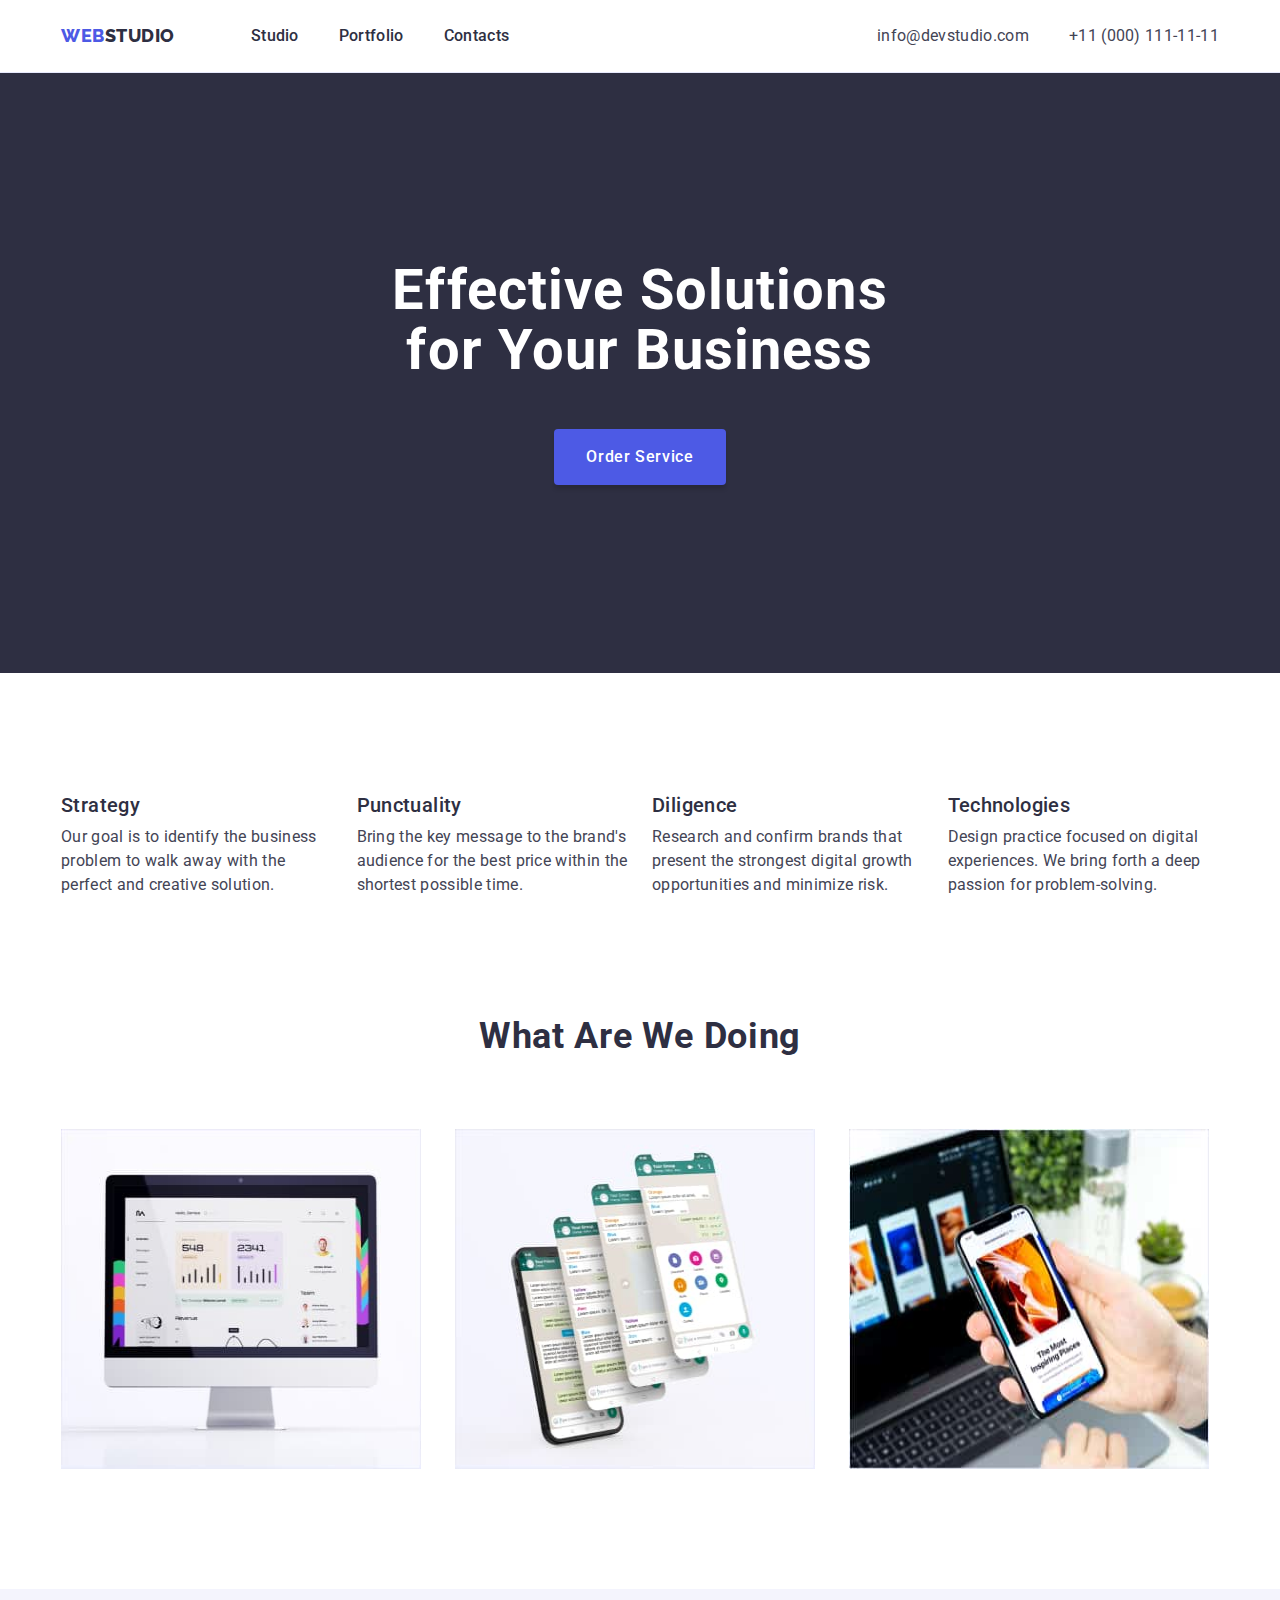
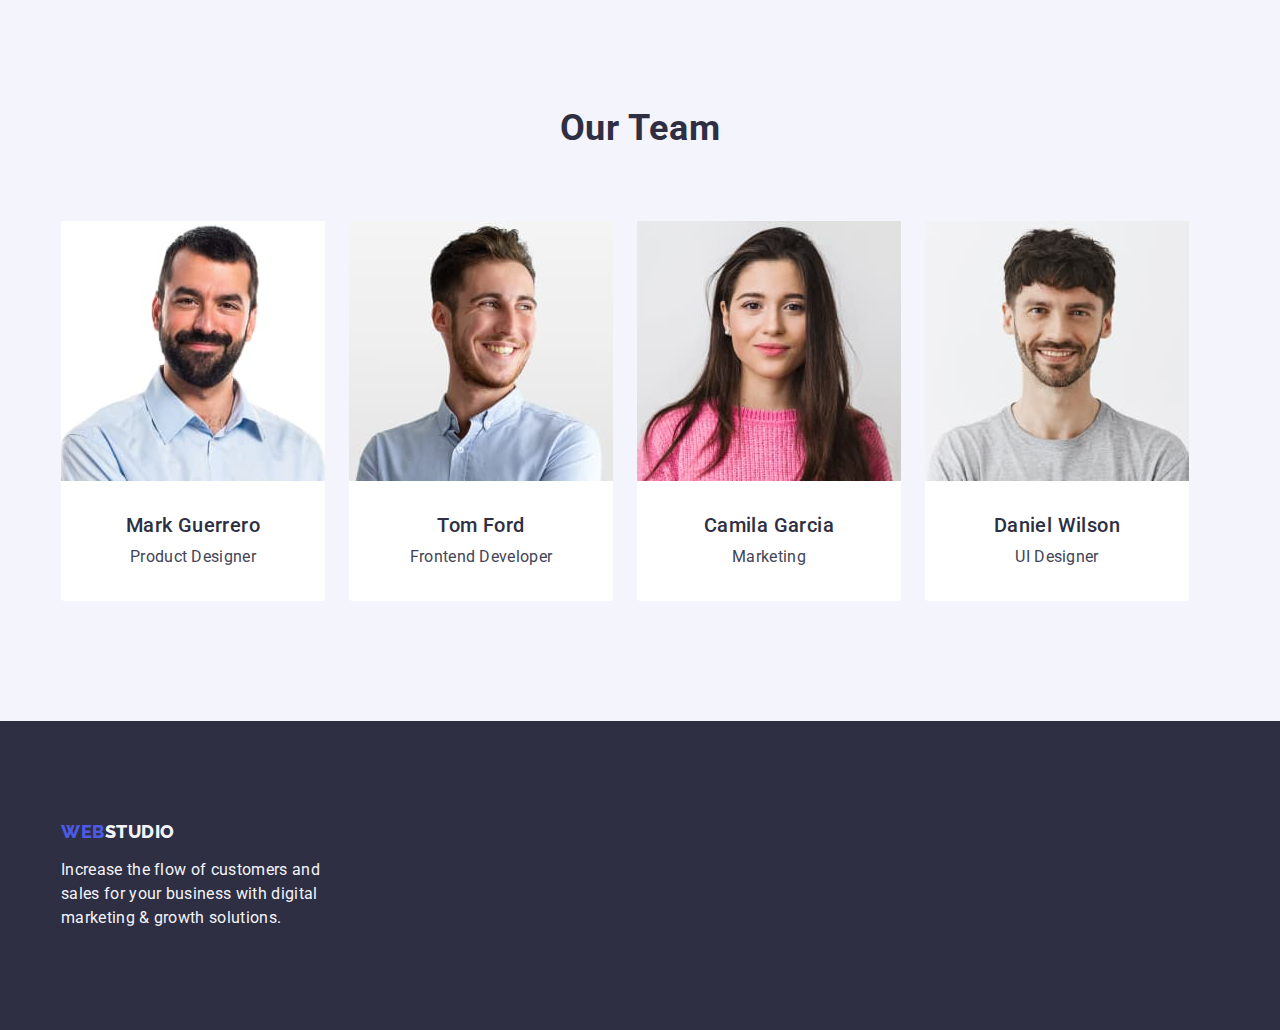
<file: index.html>
<!DOCTYPE html>
<html lang="en">
  <head>
    <meta charset="UTF-8" />
    <meta name="viewport" content="width=device-width, initial-scale=1.0" />
    <title>Studio</title>
    <link rel="preconnect" href="https://fonts.googleapis.com" />
    <link rel="preconnect" href="https://fonts.gstatic.com" crossorigin />
    <link
      href="https://fonts.googleapis.com/css2?family=Raleway:wght@800&family=Roboto:wght@400;500;700;900&display=swap"
      rel="stylesheet"
    />
    <link
      rel="stylesheet"
      href="https://cdnjs.cloudflare.com/ajax/libs/modern-normalize/2.0.0/modern-normalize.min.css"
      integrity="sha512-4xo8blKMVCiXpTaLzQSLSw3KFOVPWhm/TRtuPVc4WG6kUgjH6J03IBuG7JZPkcWMxJ5huwaBpOpnwYElP/m6wg=="
      crossorigin="anonymous"
      referrerpolicy="no-referrer"
    />
    <link rel="stylesheet" href="./css/stylis.css" />
  </head>

  <body>
    <header class="header">
      <div class="container header-container">
        <nav class="header-navigation">
          <a class="header-logo link" href="./index.html"
            >Web<span class="header-logo-color">Studio</span></a
          >
          <ul class="header-menu-list list">
            <li class="header-menu-item">
              <a class="header-menu-link link" href="./index.html">Studio</a>
            </li>
            <li class="header-menu-item">
              <a class="header-menu-link link" href="./portfolio.html"
                >Portfolio</a
              >
            </li>
            <li class="header-menu-item">
              <a class="header-menu-link link" href="">Contacts</a>
            </li>
          </ul>
        </nav>
        <address class="header-address">
          <ul class="header-soc-list list">
            <li class="header-soc-item">
              <a href="mailto:info@devstudio.com" class="header-soc-link link"
                >info@devstudio.com</a
              >
            </li>
            <li class="header-soc-item">
              <a href="tel:+110001111111" class="header-soc-link link"
                >+11 (000) 111-11-11</a
              >
            </li>
          </ul>
        </address>
      </div>
    </header>

    <main>
      <section class="heder">
        <div class="container">
          <h1 class="heder-title">Effective Solutions for Your Business</h1>
          <button type="button" class="heder-btn">Order Service</button>
        </div>
      </section>

      <section class="advantages">
        <div class="container">
          <h2 class="visually-hidden">Advantages</h2>
          <ul class="advantages-list list">
            <li class="advantages-item">
              <h3 class="advantages-sub-title">Strategy</h3>
              <p class="advantages-item-text">
                Our goal is to identify the business problem to walk away with
                the perfect and creative solution.
              </p>
            </li>
            <li class="advantages-item">
              <h3 class="advantages-sub-title">Punctuality</h3>
              <p class="advantages-item-text">
                Bring the key message to the brand's audience for the best price
                within the shortest possible time.
              </p>
            </li>
            <li class="advantages-item">
              <h3 class="advantages-sub-title">Diligence</h3>
              <p class="advantages-item-text">
                Research and confirm brands that present the strongest digital
                growth opportunities and minimize risk.
              </p>
            </li>
            <li class="advantages-item">
              <h3 class="advantages-sub-title">Technologies</h3>
              <p class="advantages-item-text">
                Design practice focused on digital experiences. We bring forth a
                deep passion for problem-solving.
              </p>
            </li>
          </ul>
        </div>
      </section>

      <section class="boing">
        <div class="container">
          <h2 class="boing-title">What are we doing</h2>
          <ul class="boing-list list">
            <li class="boing-item">
              <img src="./images/img-1.jpg" alt="/" width="360" height="340" />
            </li>
            <li class="boing-item">
              <img src="./images/img-2.jpg" alt="/" width="360" height="340" />
            </li>
            <li class="boing-item">
              <img src="./images/img-3.jpg" alt="/" width="360" height="340" />
            </li>
          </ul>
        </div>
      </section>

      <section class="team">
        <div class="container">
          <h2 class="team-title">Our Team</h2>
          <ul class="team-list list">
            <li class="team-item">
              <img
                src="./images/team-img-1.jpg"
                alt="Mark Guerrero"
                width="264"
                height="260"
              />
              <div class="team-list-section">
                <h3 class="team-our-title">Mark Guerrero</h3>
                <p class="team-item-text">Product Designer</p>
              </div>
            </li>
            <li class="team-item">
              <img
                class="team-pic"
                src="./images/team-img-2.jpg"
                alt="Tom Ford"
                width="264"
                height="260"
              />
              <div class="team-list-section">
                <h3 class="team-our-title">Tom Ford</h3>
                <p class="team-item-text">Frontend Developer</p>
              </div>
            </li>
            <li class="team-item">
              <img
                class="team-pic"
                src="./images/team-img-3.jpg"
                alt="Camila Garcia"
                width="264"
                height="260"
              />
              <div class="team-list-section">
                <h3 class="team-our-title">Camila Garcia</h3>
                <p class="team-item-text">Marketing</p>
              </div>
            </li>
            <li class="team-item">
              <img
                class="team-pic"
                src="./images/team-img-4.jpg"
                alt="Daniel Wilson"
                width="264"
                height="260"
              />
              <div class="team-list-section">
                <h3 class="team-our-title">Daniel Wilson</h3>
                <p class="team-item-text">UI Designer</p>
              </div>
            </li>
          </ul>
        </div>
      </section>
    </main>

    <footer class="footer">
      <div class="container">
        <a class="footer-logo-color link" href="./index.html"
          >Web<span class="footer-logo">Studio</span></a
        >
        <p class="footer-item-text">
          Increase the flow of customers and sales for your business with
          digital marketing & growth solutions.
        </p>
      </div>
    </footer>
  </body>
</html>
</file>
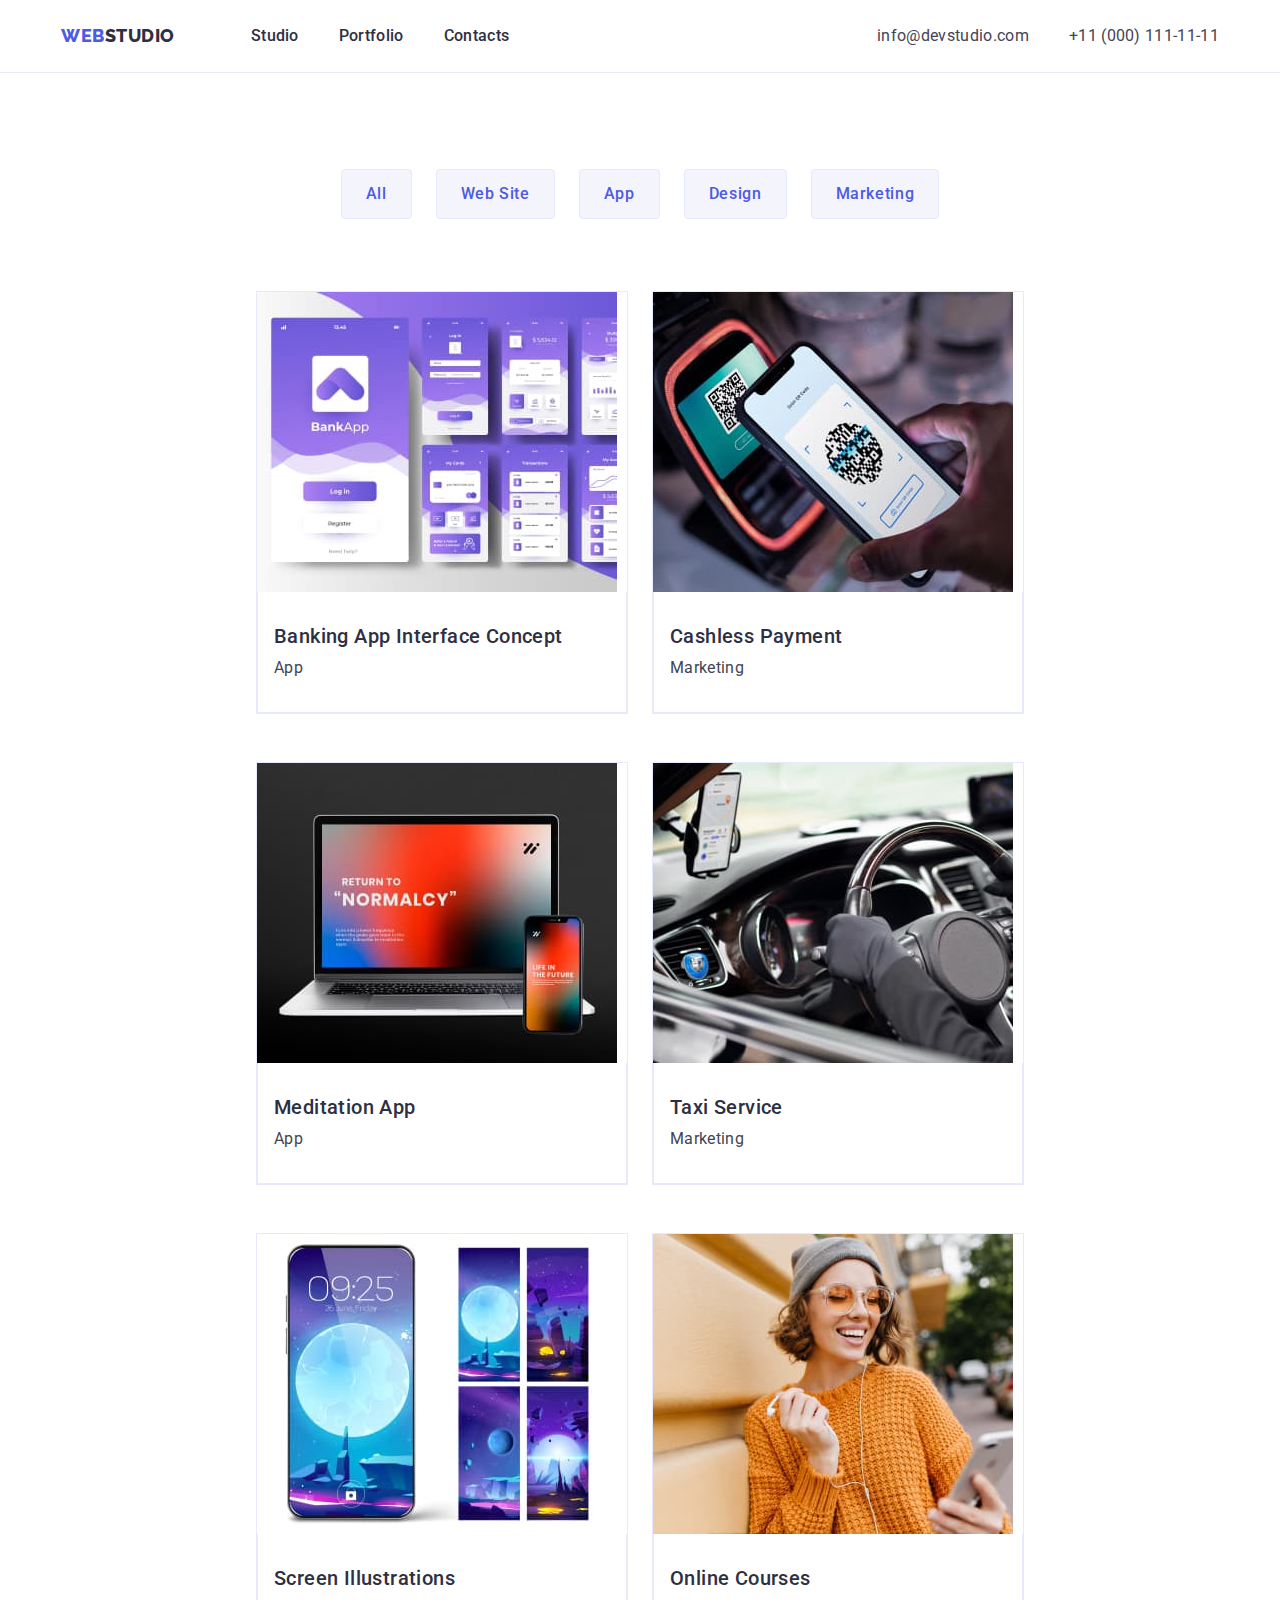
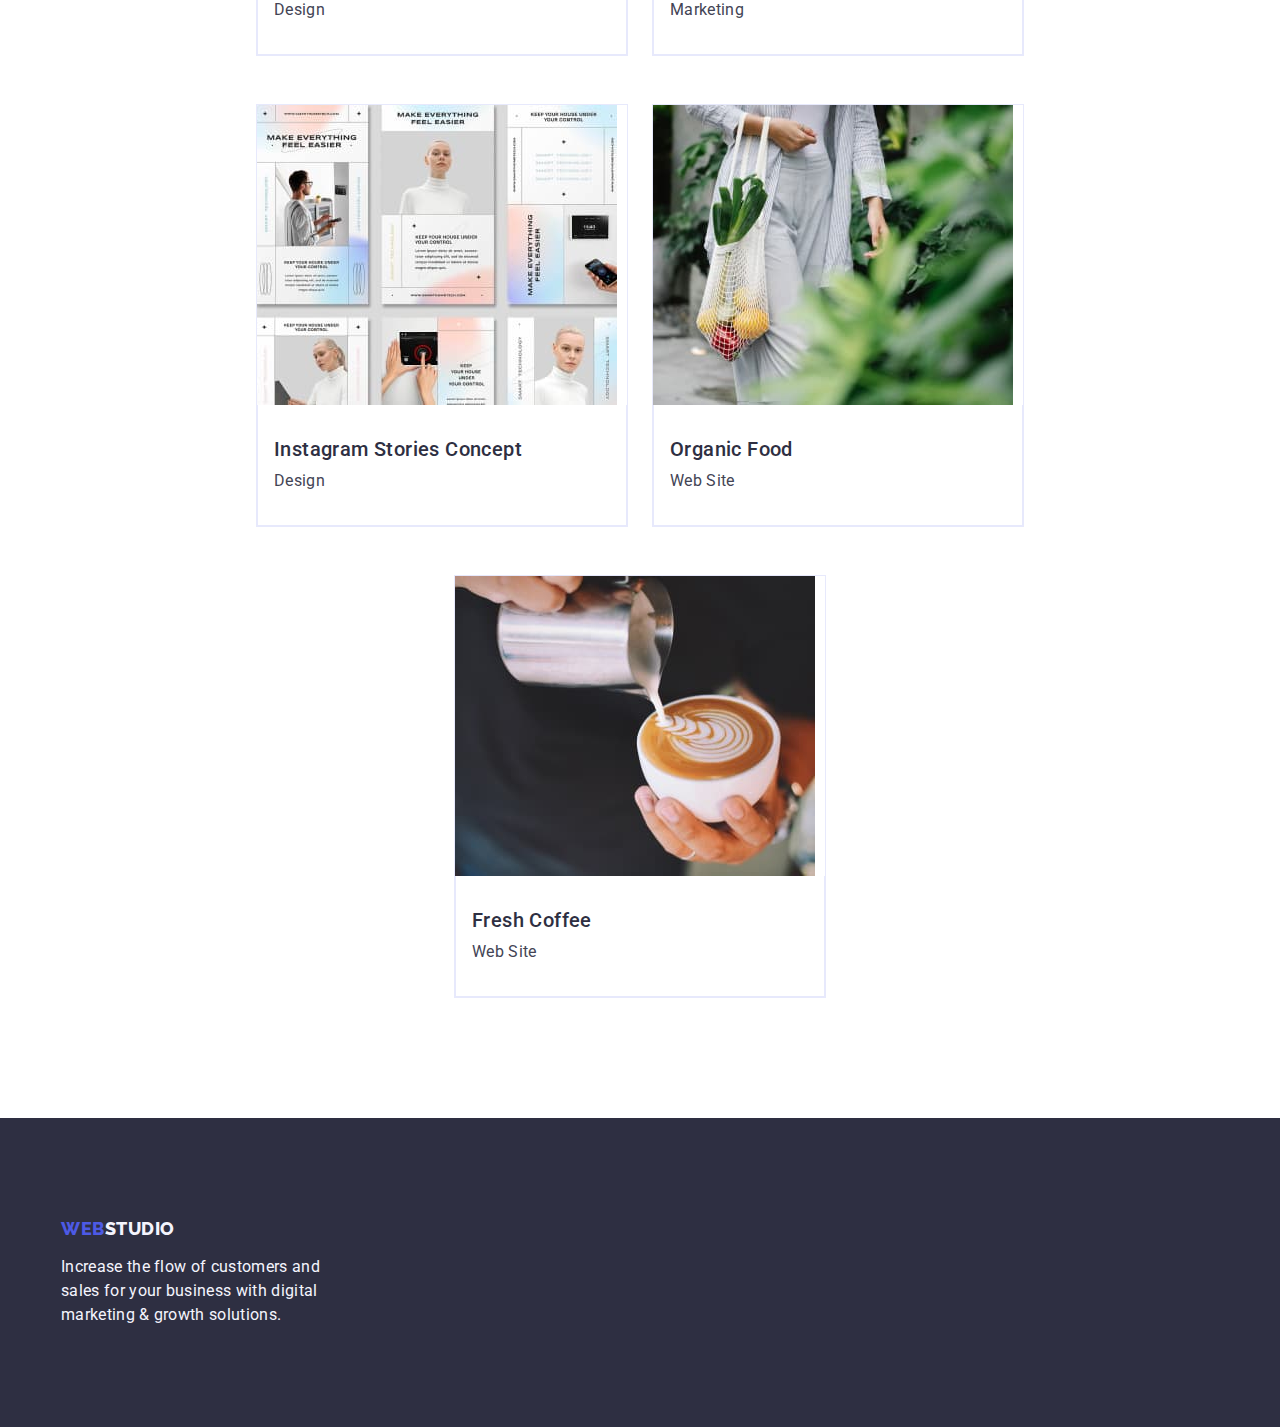
<file: portfolio.html>
<!DOCTYPE html>
<html lang="en">
  <head>
    <meta charset="UTF-8" />
    <meta name="viewport" content="width=device-width, initial-scale=1.0" />
    <title>Portfolio</title>
    <link rel="preconnect" href="https://fonts.googleapis.com" />
    <link rel="preconnect" href="https://fonts.gstatic.com" crossorigin />
    <link
      href="https://fonts.googleapis.com/css2?family=Raleway:wght@800&family=Roboto:wght@400;500;700;900&display=swap"
      rel="stylesheet"
    />
    <link
      rel="stylesheet"
      href="https://cdnjs.cloudflare.com/ajax/libs/modern-normalize/2.0.0/modern-normalize.min.css"
      integrity="sha512-4xo8blKMVCiXpTaLzQSLSw3KFOVPWhm/TRtuPVc4WG6kUgjH6J03IBuG7JZPkcWMxJ5huwaBpOpnwYElP/m6wg=="
      crossorigin="anonymous"
      referrerpolicy="no-referrer"
    />
    <link rel="stylesheet" type="text/css" href="./css/stylis.css" />
  </head>
  <body>
    <header class="header">
      <div class="container header-container">
        <nav class="header-navigation">
          <a class="header-logo link" href="./index.html"
            >Web<span class="header-logo-color">Studio</span></a
          >
          <ul class="header-menu-list list">
            <li class="header-menu-item">
              <a class="header-menu-link link" href="./index.html">Studio</a>
            </li>
            <li class="header-menu-item">
              <a class="header-menu-link link" href="./portfolio.html"
                >Portfolio</a
              >
            </li>
            <li class="header-menu-item">
              <a class="header-menu-link link" href="">Contacts</a>
            </li>
          </ul>
        </nav>
        <address class="header-address">
          <ul class="header-soc-list list">
            <li class="header-soc-item">
              <a href="mailto:info@devstudio.com" class="header-soc-link link"
                >info@devstudio.com</a
              >
            </li>
            <li class="header-soc-item">
              <a href="tel:+110001111111" class="header-soc-link link"
                >+11 (000) 111-11-11</a
              >
            </li>
          </ul>
        </address>
      </div>
    </header>

    <main>
      <section class="galery-btn">
        <div class="container">
          <h1 class="visually-hidden">Project</h1>
          <ul class="galery-btn-link list">
            <li class="galery-btn-item">
              <button type="button" class="btn-item">All</button>
            </li>
            <li class="galery-btn-item">
              <button type="button" class="btn-item">Web Site</button>
            </li>
            <li class="galery-btn-item">
              <button type="button" class="btn-item">App</button>
            </li>
            <li class="galery-btn-item">
              <button type="button" class="btn-item">Design</button>
            </li>
            <li class="galery-btn-item">
              <button type="button" class="btn-item">Marketing</button>
            </li>
          </ul>
          <ul class="galery-list list">
            <li class="galery-list-item">
              <a class="galery-title link" href="#"
                ><img
                  src="./images/project-img1.jpg"
                  alt="Banking"
                  width="360"
                  height="300"
                />
                <div class="galery-title-link">
                  <h2 class="section-galery-title">
                    Banking App Interface Concept
                  </h2>
                  <p class="section-galery-text">App</p>
                </div>
              </a>
            </li>
            <li class="galery-list-item">
              <a class="galery-title link" href="#"
                ><img
                  src="./images/project-img2.jpg"
                  alt="Cashless"
                  width="360"
                  height="300"
                />
                <div class="galery-title-link">
                  <h2 class="section-galery-title">Cashless Payment</h2>
                  <p class="section-galery-text">Marketing</p>
                </div>
              </a>
            </li>
            <li class="galery-list-item">
              <a class="galery-title link" href="#"
                ><img
                  src="./images/project-img3.jpg"
                  alt="Meditaion"
                  width="360"
                  height="300"
                />
                <div class="galery-title-link">
                  <h2 class="section-galery-title">Meditation App</h2>
                  <p class="section-galery-text">App</p>
                </div>
              </a>
            </li>
            <li class="galery-list-item">
              <a class="galery-title link" href="#"
                ><img
                  src="./images/project-img4.jpg"
                  alt="Taxi"
                  width="360"
                  height="300"
                />
                <div class="galery-title-link">
                  <h2 class="section-galery-title">Taxi Service</h2>
                  <p class="section-galery-text">Marketing</p>
                </div>
              </a>
            </li>
            <li class="galery-list-item">
              <a class="galery-title link" href="#"
                ><img
                  src="./images/project-img5.jpg"
                  alt="Screen "
                  width="360"
                  height="300"
                />
                <div class="galery-title-link">
                  <h2 class="section-galery-title">Screen Illustrations</h2>
                  <p class="section-galery-text">Design</p>
                </div>
              </a>
            </li>
            <li class="galery-list-item">
              <a class="galery-title link" href="#"
                ><img
                  src="./images/project-img6.jpg"
                  alt="Online"
                  width="360"
                  height="300"
                />
                <div class="galery-title-link">
                  <h2 class="section-galery-title">Online Courses</h2>
                  <p class="section-galery-text">Marketing</p>
                </div>
              </a>
            </li>
            <li class="galery-list-item">
              <a class="galery-title link" href="#"
                ><img
                  src="./images/project-img7.jpg"
                  alt="Instagram"
                  width="360"
                  height="300"
                />
                <div class="galery-title-link">
                  <h2 class="section-galery-title">
                    Instagram Stories Concept
                  </h2>
                  <p class="section-galery-text">Design</p>
                </div>
              </a>
            </li>
            <li class="galery-list-item">
              <a class="galery-title link" href="#"
                ><img
                  src="./images/project-img8.jpg"
                  alt="Organic"
                  width="360"
                  height="300"
                />
                <div class="galery-title-link">
                  <h2 class="section-galery-title">Organic Food</h2>
                  <p class="section-galery-text">Web Site</p>
                </div>
              </a>
            </li>
            <li class="galery-list-item">
              <a class="galery-title link" href="#">
                <img
                  src="./images/project-img9.jpg"
                  alt="Coffee "
                  width="360"
                  height="300"
                />
                <div class="galery-title-link">
                  <h2 class="section-galery-title">Fresh Coffee</h2>
                  <p class="section-galery-text">Web Site</p>
                </div>
              </a>
            </li>
          </ul>
        </div>
      </section>
    </main>

    <footer class="footer">
      <div class="container">
        <a class="footer-logo-color link" href="./index.html"
          >Web<span class="footer-logo">Studio</span></a
        >
        <p class="footer-item-text">
          Increase the flow of customers and sales for your business with
          digital marketing & growth solutions.
        </p>
      </div>
    </footer>
  </body>
</html>
</file>
<file: css/stylis.css>
:root {
  --navyblue: #2e2f42;
  --slate: #434455;
  --iris: #4d5ae5;
  --ocean: #404bbf;
  --green: #31d0aa;
  --lightslate: #8e8f99;
  --cornflower: #e7e9fc;
  --cloud: #f4f4fd;
  --navyblue-modal: #2e2f42;
  --grey: #2e2f42;
  --white: #ffffff;
  --dairy: #fcfcfc;
}
body {
  font-family: "Raleway", sans-serif;
  font-family: "Roboto", sans-serif;
  background-color: var(--brand-color4);
  color: #434455;
  background-color: #fff;
  margin: 0;
  padding: 0;
  box-sizing: border-box;
}

.list {
  list-style: none;
}
.link {
  text-decoration: none;
  color: currentColor;
}
p,
h1,
h2,
h3,
h4,
h5,
h6 {
  margin-top: 0;
  margin-bottom: 0;
}
ul,
ol {
  padding-left: 0;
  margin-top: 0;
  margin-bottom: 0;
}
img {
  display: block;
}
.visually-hidden {
  position: absolute;
  width: 1px;
  height: 1px;
  margin: -1px;
  border: 0;
  padding: 0;
  white-space: nowrap;
  clip-path: inset(100%);
  clip: rect(0 0 0 0);
  overflow: hidden;
}
button {
  font-family: inherit;
  cursor: pointer;
}
.container {
  /* width: 1440px;*/
  width: 100%;
  max-width: 1158px;
  padding-left: 15px;
  padding-right: 15px;
  margin: 0 auto;
}
/**----------------HEADER--------------*/
.header {
  border-bottom: 1px solid #e7e9fc;
}
.header-container {
  display: flex;
}
.header-navigation {
  display: flex;
  align-items: center;
}
.header-logo {
  color: var(--iris, #4d5ae5);
  font-family: "Raleway", sans-serif;
  font-size: 18px;
  font-weight: 800;
  line-height: 1.17;
  letter-spacing: 0.03em;
  text-transform: uppercase;
  max-width: 44px 70px;
  margin-right: 76px;
}
.header-logo-color {
  color: var(--navyblue, #2e2f42);
  font-family: "Raleway", sans-serif;
  font-size: 18px;
  font-weight: 800;
  line-height: 1.17;
  letter-spacing: 0.03em;
  text-transform: uppercase;
}
.header-menu-list {
  display: flex;
  gap: 40px;
}
.header-menu-item {
  padding: 24px 0;
}
.header-menu-link {
  color: var(--navyblue, #2e2f42);
  /* Body Medium */
  font-size: 16px;
  font-weight: 500;
  line-height: 1.5;
  letter-spacing: 0.02em;
  text-decoration: none;
  padding: 24px 0;
}
.header-menu-link:hover,
.header-menu-link:focus {
  color: var(--ocean, #404bbf);
}

.header-address {
  font-style: normal;
  margin-left: auto;
}
.header-soc-list {
  display: flex;
  gap: 40px;
  padding: 24px 0;
}
.header-soc-link {
  color: var(--slate, #434455);
  /* Body */
  font-size: 16px;
  line-height: 1.5;
  letter-spacing: 0.02em;
}
.header-soc-link:hover,
.header-soc-link:focus {
  color: var(--ocean, #0015ff);
}

/**----------------heder-------------*/
.heder {
  background-color: var(--navyblue, #2e2f42);
  padding-top: 188px;
  padding-bottom: 188px;
}
.heder-title {
  color: var(--white, #fff);
  text-align: center;
  /* Header 1 */
  font-size: 56px;
  max-width: 496px;
  margin: 0 auto 48px auto;
  line-height: 1.07;
  letter-spacing: 0.02em;
}
.heder-btn {
  color: var(--white, #fff);
  /* Button Text */
  cursor: pointer;
  font-size: 16px;
  font-weight: 500;
  line-height: 1.5;
  letter-spacing: 0.04em;
  background: var(--iris, #4d5ae5);
  display: block;
  min-width: 169px;
  padding: 16px 32px;
  margin: 0 auto;
  border: none;
  border-radius: 4px;
  box-shadow: 0px 4px 4px 0px rgba(0, 0, 0, 0.15);
}
.heder-btn:hover,
.heder-btn:focus {
  background-color: #404bbf;
}

/**------------------ADVANTAGES------------*/
.advantages {
  padding-top: 120px;
  padding-bottom: 120px;
}

.advantages-list {
  display: flex;
  gap: 24px;
}
.advantages-item {
  width: calc((100% - 72px) / 4);
}
.advantages-sub-title {
  color: var(--navyblue, #2e2f42);
  /* Header 3 */
  font-size: 20px;
  font-weight: 500;
  line-height: 1.2;
  letter-spacing: 0.02em;
  margin-bottom: 8px;
}
.advantages-item-text {
  color: var(--slate, #434455);
  /* Body */
  font-size: 16px;
  line-height: 1.5;
  letter-spacing: 0.02em;
}

/*--------------BOING--------------*/
.boing {
  padding-top: 0;
  padding-bottom: 120px;
}
.boing-list {
  display: flex;
  gap: 24px;
  list-style: none;
}
.boing-item {
  width: calc((100% - 48px) / 3);
  flex-direction: column;
  align-items: flex-start;
}
.boing-title {
  color: var(--navyblue, #2e2f42);
  /* Header 2 */
  text-align: center;
  font-size: 36px;
  line-height: 1.11;
  letter-spacing: 0.02em;
  text-transform: capitalize;
  margin-bottom: 72px;
}
/**-----------TEAM-----------------*/
.team {
  background: var(--cloud, #f4f4fd);
  padding: 120px 0;
}

.team-list {
  display: flex;
  list-style: none;
  gap: 24px;
}
.team-title {
  color: var(--navyblue, #2e2f42);
  /* Header 2 */
  text-align: center;
  font-size: 36px;
  line-height: 1.11;
  letter-spacing: 0.02em;
  text-transform: capitalize;
  margin-bottom: 72px;
}
.team-item {
  width: calc((100% -72px) / 4);
  background: var(--white, #fff);
  border-radius: 0px 0px 4px 4px;
}
.team-list-section {
  padding: 32px 0;
  text-align: center;
}
.team-our-title {
  color: var(--navyblue, #2e2f42);
  /* Header 3 */
  font-size: 20px;
  font-weight: 500;
  line-height: 1.2;
  letter-spacing: 0.02em;
  margin-bottom: 8px;
  text-align: center;
}
.team-item-text {
  color: var(--slate, #434455);
  /* Body */
  font-size: 16px;
  line-height: 1.5;
  letter-spacing: 0.02em;
  text-align: center;
}

/**-----------------FOOTER-----------------*/

.footer {
  background: var(--navyblue, #2e2f42);
  padding-top: 100px;
  padding-bottom: 100px;
}
.footer-logo {
  color: var(--cloud, #f4f4fd);
  font-family: "Raleway", sans-serif;
  font-size: 18px;
  font-weight: 800;
  line-height: 1.17;
  letter-spacing: 0.03em;
  text-transform: uppercase;
  max-width: 44px 70px;
  display: inline-block;
}
.footer-logo-color {
  color: var(--iris, #4d5ae5);
  font-family: "Raleway", sans-serif;
  font-size: 18px;
  font-weight: 800;
  line-height: 1.17;
  letter-spacing: 0.03em;
  text-transform: uppercase;
  display: inline-block;
  margin-bottom: 16px;
}
.footer-item-text {
  color: var(--cloud, #f4f4fd);
  /* Body */
  font-size: 16px;
  line-height: 1.5;
  letter-spacing: 0.02em;
  width: 264px;
}

/***------------PORTFOLIO-------------*/

/**-----------------GALERY-----------*/
.galery-btn {
  padding-top: 96px;
  padding-bottom: 120px;
}
.galery-btn-link {
  display: flex;
  gap: 24px;
  justify-content: center;
  margin-bottom: 72px;
}

.galery-btn-item {
}
.btn-item {
  color: var(--iris, #4d5ae5);
  /* Button Text */
  font-family: inherit;
  text-align: center;
  cursor: pointer;
  font-size: 16px;
  font-weight: 500;
  line-height: 1.5;
  letter-spacing: 0.04em;
  display: flex;
  padding: 12px 24px;
  justify-content: center;
  align-items: center;
  border-radius: 4px;
  border: 1px solid #e7e9fc;
  background: var(--cloud, #f4f4fd);
}
.btn-item:hover,
.btn-item:focus {
  color: var(--white, #fff);
  background: var(--ocean, #404bbf);
  border: 1px solid transparent;
}

.galery-list {
  display: flex;
  justify-content: center;
  flex-wrap: wrap;
  column-gap: 24px;
  row-gap: 48px;
  background: var(--white, #fff);
}
.galery-list-item {
  width: calc((100% - 48px) / 3);
  justify-content: center;
  align-items: flex-start;
  gap: 32px;
  align-self: stretch;
  border: 1px solid var(--cornflower, #e7e9fc);
  background: var(--white, #fff);
}
.galery-title-link {
  padding: 32px 16px;
  border: 1px solid #e7e9fc;
  border-top: none;
}
.galery-title-photo {
}
.section-galery-title {
  color: var(--navyblue, #2e2f42);
  /* Header 3 */
  font-size: 20px;
  font-weight: 500;
  line-height: 1.2;
  letter-spacing: 0.02em;
  margin-bottom: 8px;
}
.section-galery-text {
  color: var(--slate, #434455);
  /* Body */
  font-size: 16px;
  line-height: 1.5;
  letter-spacing: 0.02em;
}
</file>
